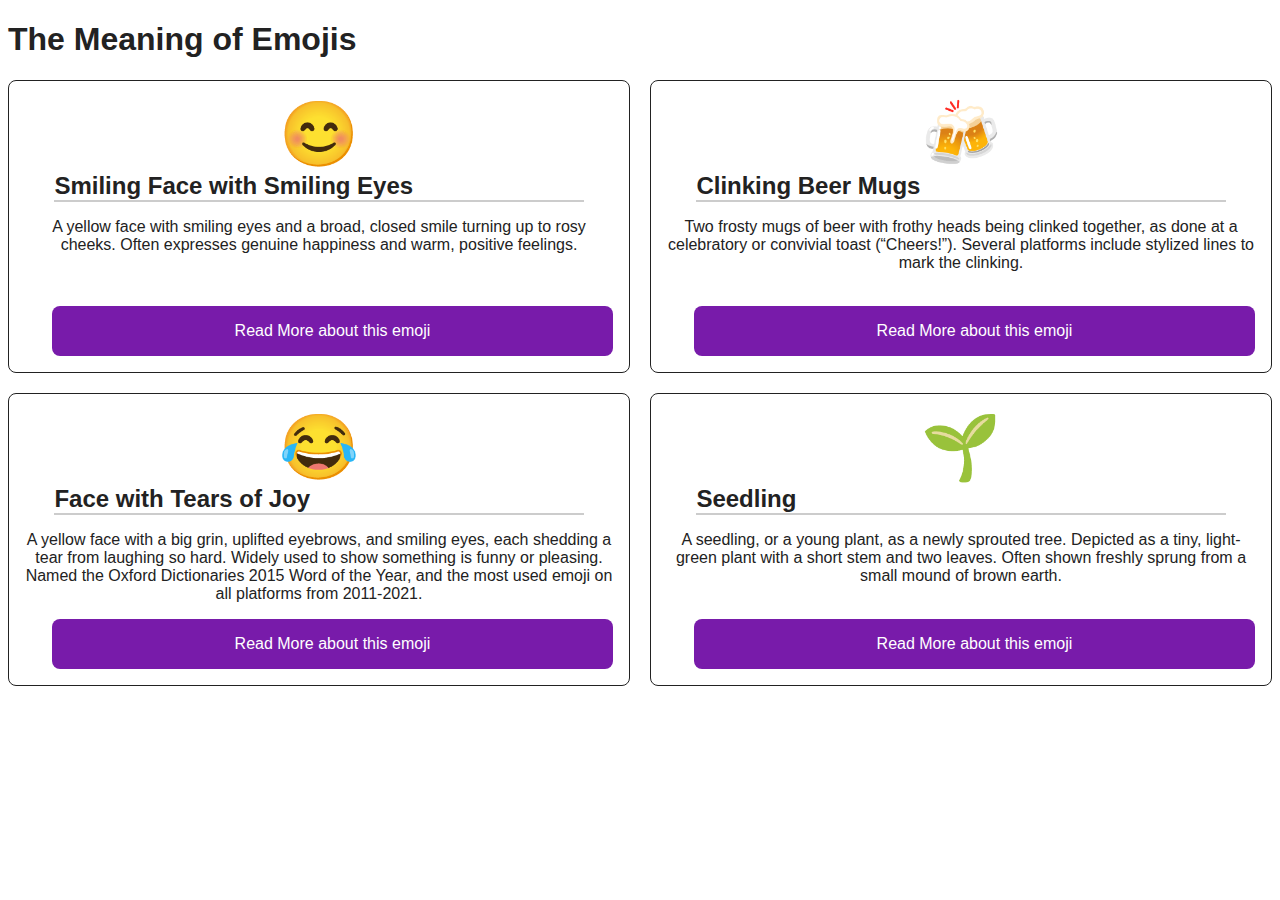
<file: index.html>
<!DOCTYPE html>
<html lang="en">

<head>
  <meta charset="UTF-8">
  <meta http-equiv="X-UA-Compatible" content="IE=edge">
  <meta name="viewport" content="width=device-width, initial-scale=1.0">
  <title>Emoji Meanings</title>
  <link rel="stylesheet" type="text/css" href="main.css">
</head>

<body>
  <header class="siteheader">
    <h1>The Meaning of Emojis</h1>
  </header>
  <main>
    <div class="emojis">
      <div class="emoji">
        <h2>Smiling Face with Smiling Eyes</h2>
        <span class="icon">😊</span>
        <p>A yellow face with smiling eyes and a broad, closed smile turning up to rosy cheeks. Often expresses genuine happiness and warm, positive feelings.</p>
        <a href="https://emojipedia.org/smiling-face-with-smiling-eyes/" target="_blank">Read More about this emoji</a>
      </div>
      <div class="emoji">
        <h2>Clinking Beer Mugs</h2>
        <span class="icon">🍻</span>
        <p>Two frosty mugs of beer with frothy heads being clinked together, as done at a celebratory or convivial toast (“Cheers!”). Several platforms include stylized lines to mark the clinking.</p>
        <a href="https://emojipedia.org/clinking-beer-mugs/" target="_blank">Read More about this emoji</a>
      </div>
      <div class="emoji">
        <h2>Face with Tears of Joy</h2>
        <span class="icon">😂</span>
        <p>A yellow face with a big grin, uplifted eyebrows, and smiling eyes, each shedding a tear from laughing so hard. Widely used to show something is funny or pleasing. Named the Oxford Dictionaries 2015 Word of the Year, and the most used emoji on all platforms from 2011-2021.</p>
        <a href="https://emojipedia.org/face-with-tears-of-joy/" target="_blank">Read More about this emoji</a>
      </div>
      <div class="emoji">
        <h2>Seedling</h2>
        <span class="icon">🌱</span>
        <p>A seedling, or a young plant, as a newly sprouted tree. Depicted as a tiny, light-green plant with a short stem and two leaves. Often shown freshly sprung from a small mound of brown earth.</p>
        <a href="https://emojipedia.org/seedling/" target="_blank">Read More about this emoji</a>
      </div>
    </div>
  </main>
</body>

</html>
</file>
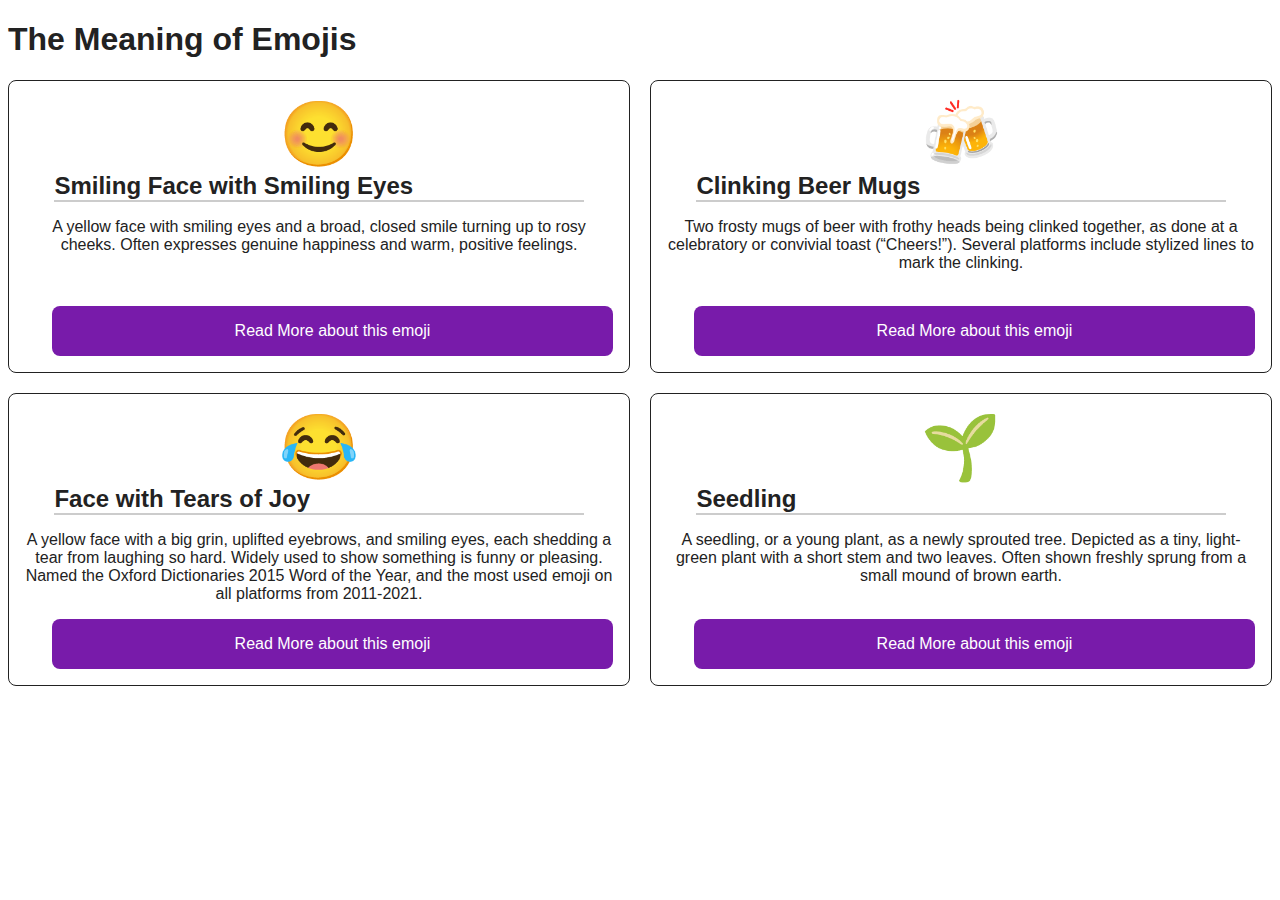
<file: mtm6201-week2/index.html>
<!DOCTYPE html>
<link rel="stylesheet" type="text/css" href="main.css">
</head>
<html lang="en">




<head>

  <meta charset="UTF-8">

  <meta http-equiv="X-UA-Compatible" content="IE=edge">

  <meta name="viewport" content="width=device-width, initial-scale=1.0">

  <title>Emoji Meanings</title>

</head>




<body>

  <header class="siteheader">

    <h1>The Meaning of Emojis</h1>

  </header>

  <main>

    <div class="emojis">

      <div class="emoji">

        <h2>Smiling Face with Smiling Eyes</h2>

        <span class="icon">😊</span>

        <p>A yellow face with smiling eyes and a broad, closed smile turning up to rosy cheeks. Often expresses genuine happiness and warm, positive feelings.</p>

        <a href="https://emojipedia.org/smiling-face-with-smiling-eyes/" target="_blank">Read More about this emoji</a>

      </div>

      <div class="emoji">

        <h2>Clinking Beer Mugs</h2>

        <span class="icon">🍻</span>

        <p>Two frosty mugs of beer with frothy heads being clinked together, as done at a celebratory or convivial toast (“Cheers!”). Several platforms include stylized lines to mark the clinking.</p>

        <a href="https://emojipedia.org/clinking-beer-mugs/" target="_blank">Read More about this emoji</a>

      </div>

      <div class="emoji">

        <h2>Face with Tears of Joy</h2>

        <span class="icon">😂</span>

        <p>A yellow face with a big grin, uplifted eyebrows, and smiling eyes, each shedding a tear from laughing so hard. Widely used to show something is funny or pleasing. Named the Oxford Dictionaries 2015 Word of the Year, and the most used emoji on all platforms from 2011-2021.</p>

        <a href="https://emojipedia.org/face-with-tears-of-joy/" target="_blank">Read More about this emoji</a>

      </div>

      <div class="emoji">

        <h2>Seedling</h2>

        <span class="icon">🌱</span>

        <p>A seedling, or a young plant, as a newly sprouted tree. Depicted as a tiny, light-green plant with a short stem and two leaves. Often shown freshly sprung from a small mound of brown earth.</p>

        <a href="https://emojipedia.org/seedling/" target="_blank">Read More about this emoji</a>

      </div>

    </div>

  </main>

</body>




</html>
</file>
<file: main.css>
body {
    font-family: Arial, Helvetica, sans-serif;
    color: #222;
  }
  
  .emoji {
    border: 1px solid #222;
    border-radius: 8px;
    padding: 1rem;
  }
  
  .emoji h2 {
    margin: 0;
    border-bottom: 2px solid #ccc;
    width: 90%;
  }
  .emoji h2 {
    text-align: left;
    margin: 0;
  }
  
  .emoji a {
    text-decoration: none;
    background-color: #781BAA;
    color: white;
    padding: 1rem;
    border-radius: 8px;
    order: 4;
    width: 90%; /* Make the button fill the box horizontally */
    align-self: flex-end; /* Move the link to the bottom */
    margin-top: auto; /* Move the link further down (to the bottom) */
   
}
  
  
  .icon {
    font-size: 4rem;
   order: 1;
}
  

  .emojis {
    display: grid;
    grid-template-rows: repeat(2, 1fr); /* 2 rows */
    grid-template-columns: repeat(2, 1fr); /* 2 columns */
    gap: 20px; /* Gap between grid items */
    justify-items: center; /* Center items horizontally */
  }

  .emoji {
    text-align: center;
    display: flex;
    flex-direction: column;
    justify-content: flex-start;
    align-items: center; /* Center items horizontally within the box */
   
}

  
  h2 {
    margin: 50px 0;
    order: 2;
  }
  p{
    order: 3;
  }
</file>
<file: mtm6201-week2/main.css>
body {
    font-family: Arial, Helvetica, sans-serif;
    color: #222;
  }
  
  .emoji {
    border: 1px solid #222;
    border-radius: 8px;
    padding: 1rem;
  }
  
  .emoji h2 {
    margin: 0;
    border-bottom: 2px solid #ccc;
    width: 90%;
  }
  .emoji h2 {
    text-align: left;
    margin: 0;
  }
  
  .emoji a {
    text-decoration: none;
    background-color: #781BAA;
    color: white;
    padding: 1rem;
    border-radius: 8px;
    order: 4;
    width: 90%; /* Make the button fill the box horizontally */
    align-self: flex-end; /* Move the link to the bottom */
    margin-top: auto; /* Move the link further down (to the bottom) */
   
}
  
  
  .icon {
    font-size: 4rem;
   order: 1;
}
  

  .emojis {
    display: grid;
    grid-template-rows: repeat(2, 1fr); /* 2 rows */
    grid-template-columns: repeat(2, 1fr); /* 2 columns */
    gap: 20px; /* Gap between grid items */
    justify-items: center; /* Center items horizontally */
  }

  .emoji {
    text-align: center;
    display: flex;
    flex-direction: column;
    justify-content: flex-start;
    align-items: center; /* Center items horizontally within the box */
   
}

  
  h2 {
    margin: 50px 0;
    order: 2;
  }
  p{
    order: 3;
  }
</file>
